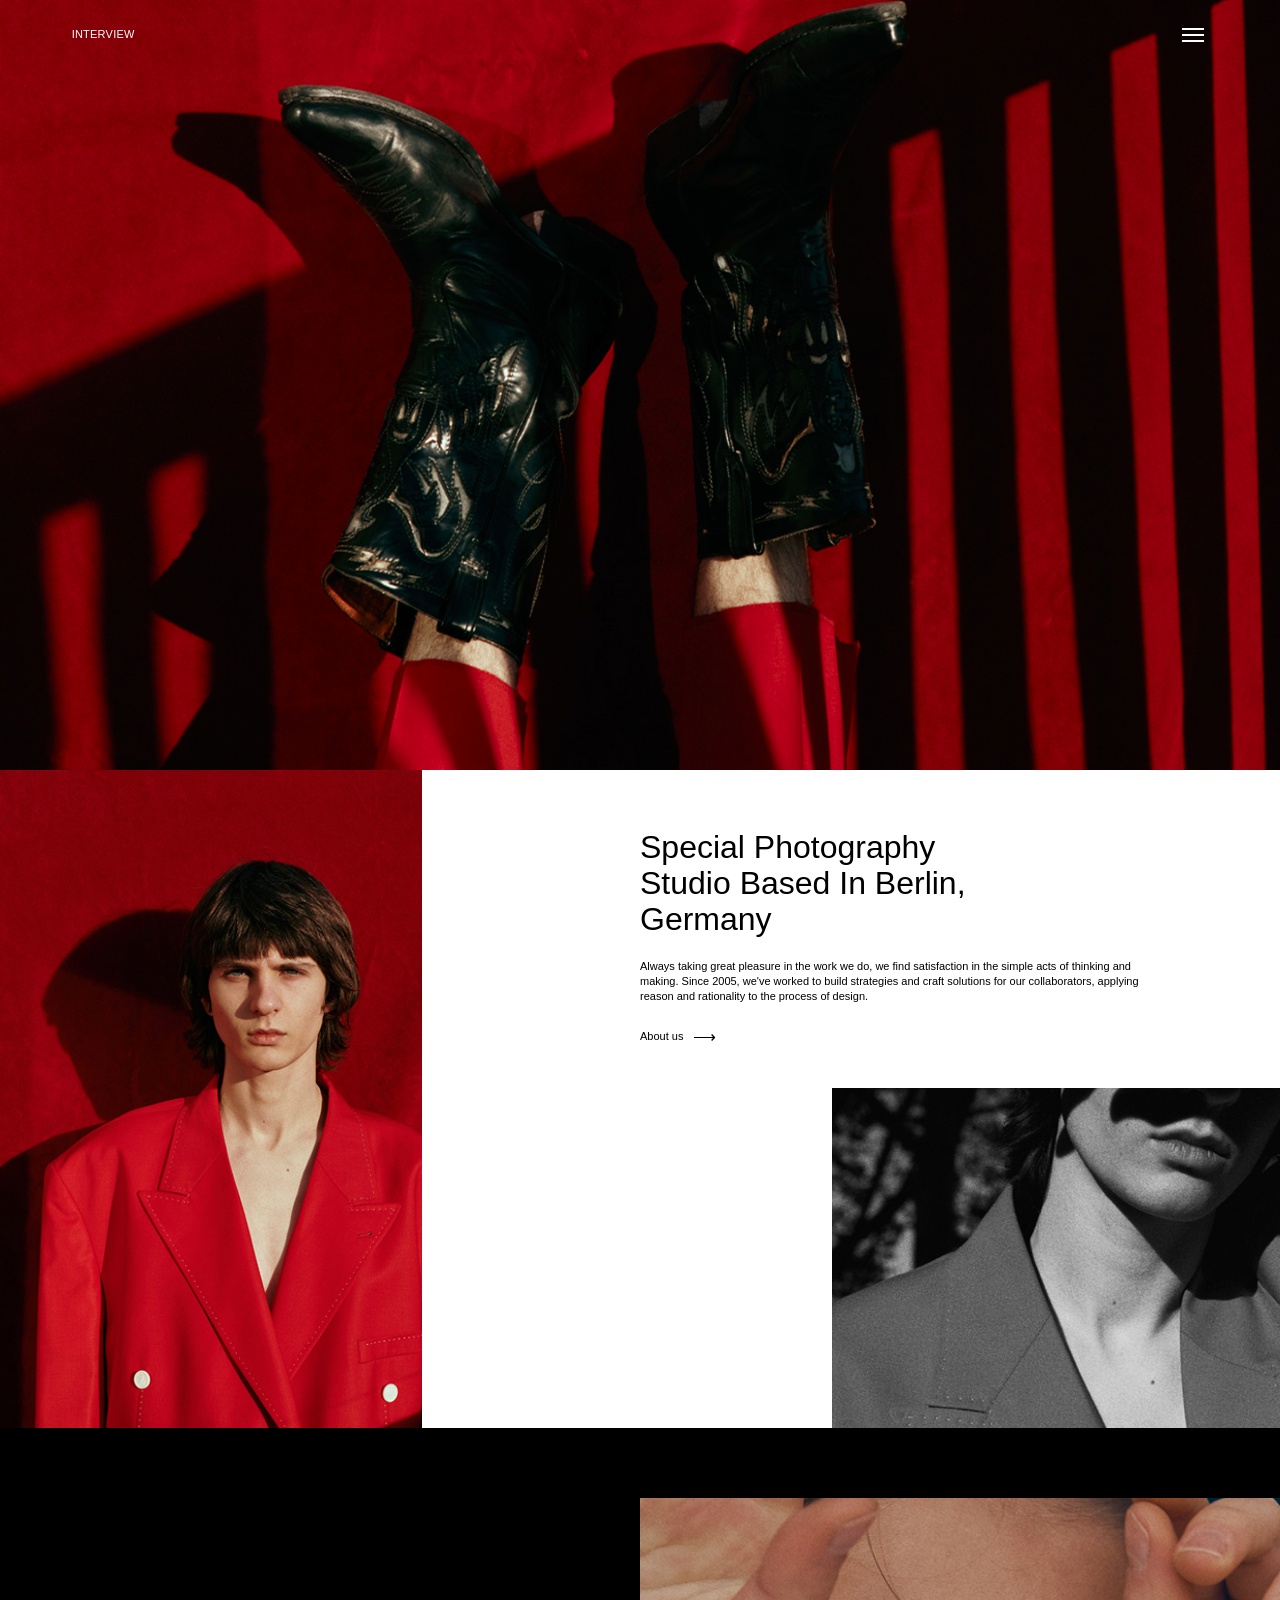
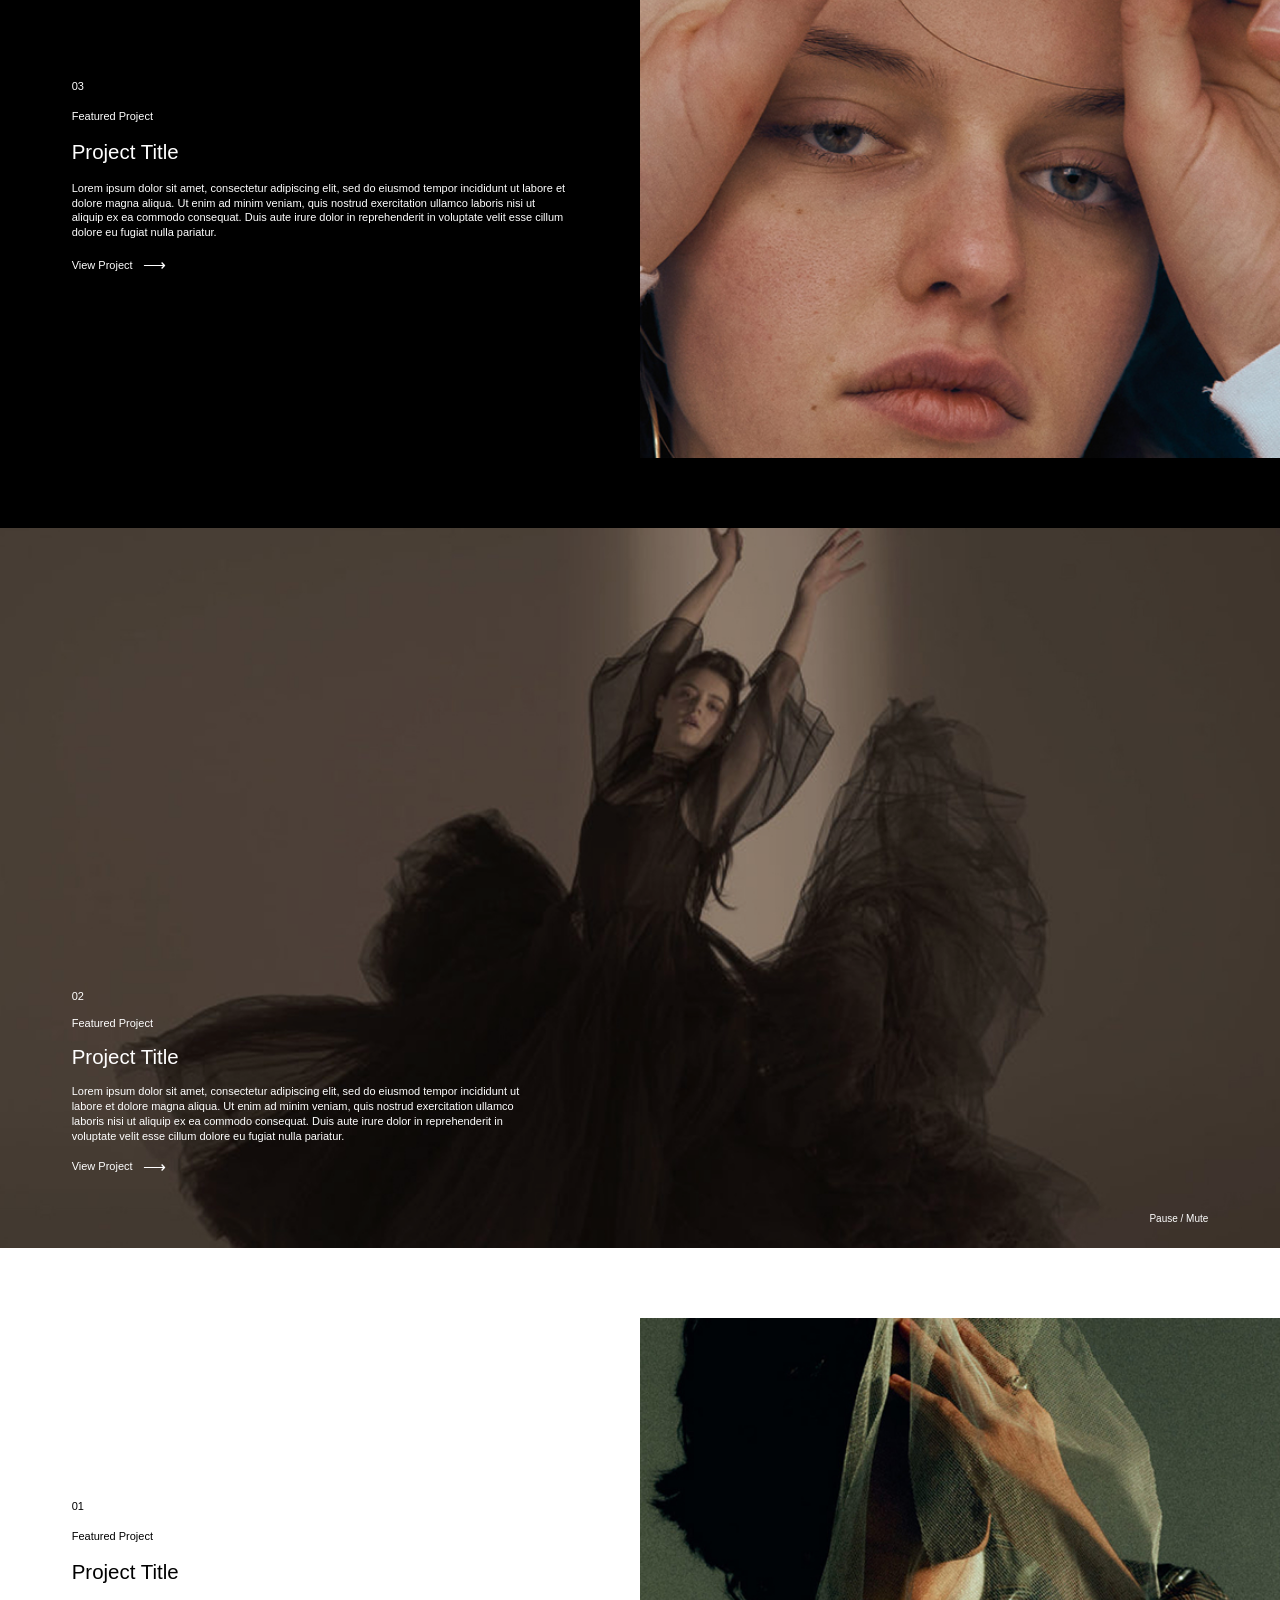
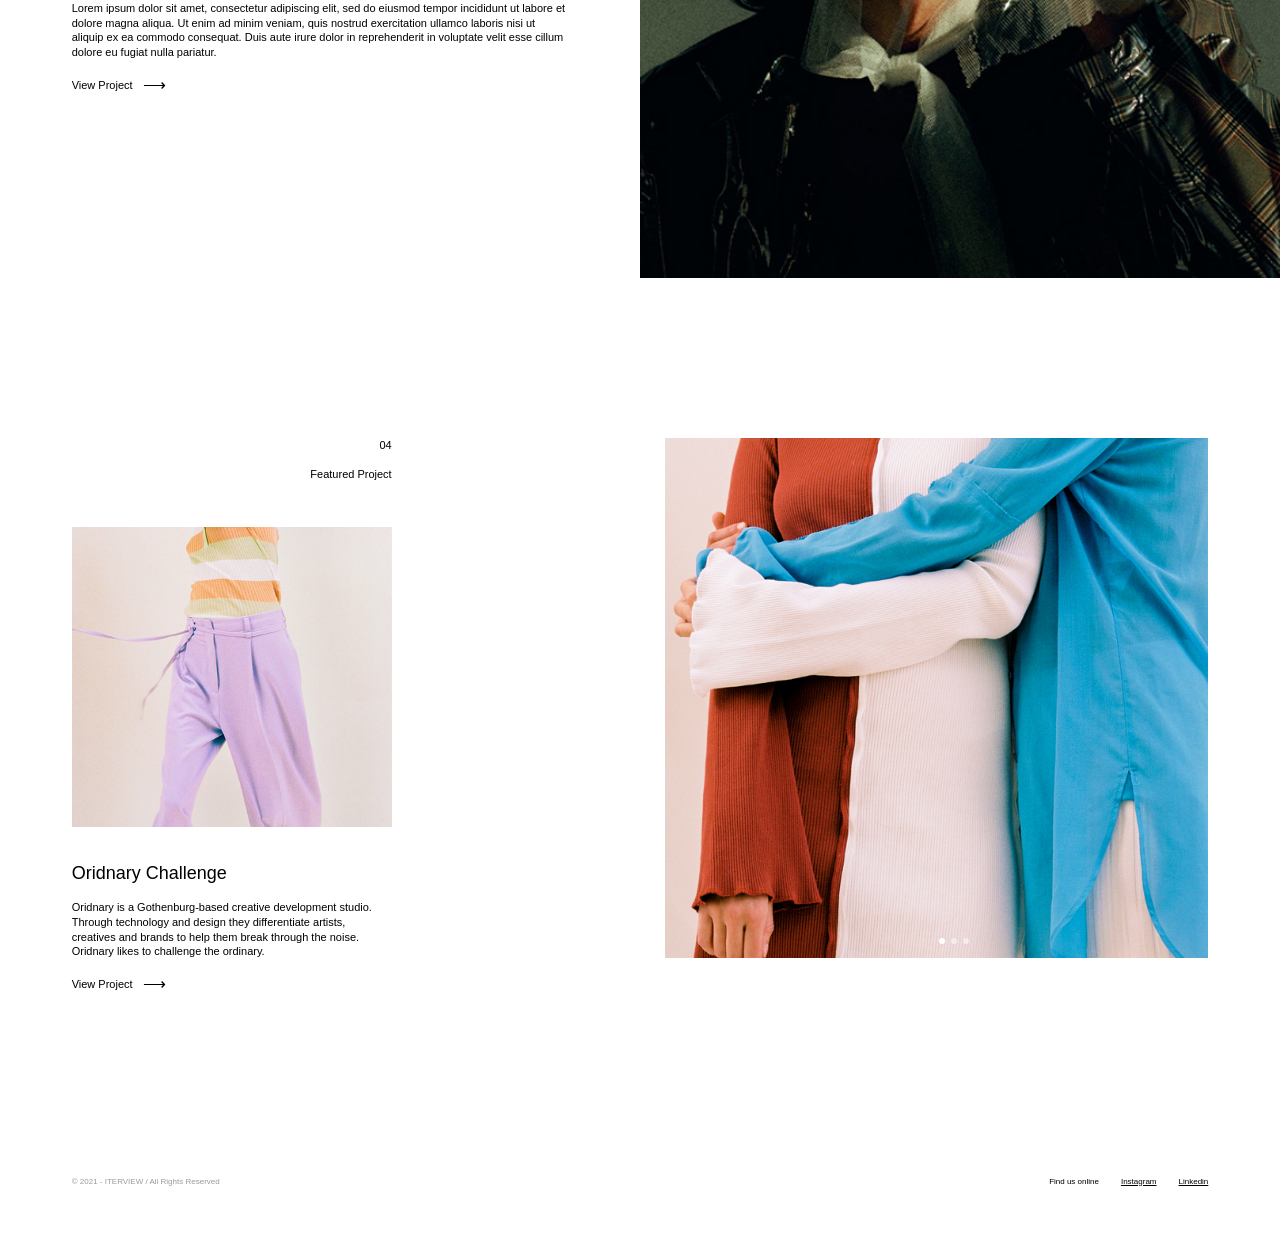
<file: index.html>
<!DOCTYPE html>
<html lang="en">
<head>
  <meta charset="UTF-8">
  <meta name="viewport" content="width=device-width, initial-scale=1">
  <title>Interview - Photography Studio</title>
  <link rel="stylesheet" href="style.css">
</head>
<body>

  <!-- ===== Menu overlay ===== -->
  <nav class="menu" id="menu" aria-hidden="true">
    <button class="menu__close" id="menuClose" aria-label="Close menu">&times;</button>
    <ul>
      <li><a href="index.html">Home</a></li>
      <li><a href="projects.html">Projects</a></li>
      <li><a href="about.html">About</a></li>
      <li><a href="contact.html#clients">Clients</a></li>
      <li><a href="contact.html">Contact</a></li>
    </ul>
  </nav>

  <!-- ===== Hero ===== -->
  <header class="hero">
    <div class="topbar">
      <a href="#" class="logo">INTERVIEW</a>
      <button class="burger" id="menuOpen" aria-label="Open menu">
        <span></span><span></span><span></span>
      </button>
    </div>
    <img class="hero__img" src="images/hero.jpg" alt="Black cowboy boots on a red background">
  </header>

  <main>

    <!-- ===== Intro ===== -->
    <section class="intro" id="about">
      <div class="intro__photo intro__photo--left">
        <img src="images/intro-1.jpg" alt="Model in a red blazer">
      </div>
      <div class="intro__text">
        <h1>Special Photography<br>Studio Based In Berlin,<br>Germany</h1>
        <p>Always taking great pleasure in the work we do, we find satisfaction in the simple acts of thinking and making. Since 2005, we've worked to build strategies and craft solutions for our collaborators, applying reason and rationality to the process of design.</p>
        <a class="link-arrow" href="about.html">About us <span>&#10230;</span></a>
      </div>
      <div class="intro__photo intro__photo--right">
        <img src="images/intro-2.jpg" alt="Black and white portrait">
      </div>
    </section>

    <!-- ===== Featured projects ===== -->
    <section id="projects">

      <!-- 03 — black -->
      <article class="featured featured--dark">
        <div class="featured__info">
          <span class="num">03</span>
          <span class="label">Featured Project</span>
          <h2>Project Title</h2>
          <p>Lorem ipsum dolor sit amet, consectetur adipiscing elit, sed do eiusmod tempor incididunt ut labore et dolore magna aliqua. Ut enim ad minim veniam, quis nostrud exercitation ullamco laboris nisi ut aliquip ex ea commodo consequat. Duis aute irure dolor in reprehenderit in voluptate velit esse cillum dolore eu fugiat nulla pariatur.</p>
          <a class="link-arrow" href="projects.html">View Project <span>&#10230;</span></a>
        </div>
        <img src="images/project-03.jpg" alt="Portrait with hands on face">
      </article>

      <!-- 02 — full width video-style -->
      <article class="featured-full">
        <img src="images/project-02.jpg" alt="Dancer in a dark dress">
        <div class="featured-full__info">
          <span class="num">02</span>
          <span class="label">Featured Project</span>
          <h2>Project Title</h2>
          <p>Lorem ipsum dolor sit amet, consectetur adipiscing elit, sed do eiusmod tempor incididunt ut labore et dolore magna aliqua. Ut enim ad minim veniam, quis nostrud exercitation ullamco laboris nisi ut aliquip ex ea commodo consequat. Duis aute irure dolor in reprehenderit in voluptate velit esse cillum dolore eu fugiat nulla pariatur.</p>
          <a class="link-arrow" href="projects.html">View Project <span>&#10230;</span></a>
        </div>
        <button class="pause" type="button">Pause / Mute</button>
      </article>

      <!-- 01 — white -->
      <article class="featured featured--light featured--reverse">
        <div class="featured__info">
          <span class="num">01</span>
          <span class="label">Featured Project</span>
          <h2>Project Title</h2>
          <p>Lorem ipsum dolor sit amet, consectetur adipiscing elit, sed do eiusmod tempor incididunt ut labore et dolore magna aliqua. Ut enim ad minim veniam, quis nostrud exercitation ullamco laboris nisi ut aliquip ex ea commodo consequat. Duis aute irure dolor in reprehenderit in voluptate velit esse cillum dolore eu fugiat nulla pariatur.</p>
          <a class="link-arrow" href="projects.html">View Project <span>&#10230;</span></a>
        </div>
        <img src="images/project-01.jpg" alt="Model with a veil">
      </article>

      <!-- 04 — two images + carousel dots -->
      <article class="featured-duo">
        <div class="featured-duo__left">
          <span class="num">04</span>
          <span class="label">Featured Project</span>
          <img src="images/project-04a.jpg" alt="Model in lilac trousers">
          <h2>Oridnary Challenge</h2>
          <p>Oridnary is a Gothenburg-based creative development studio. Through technology and design they differentiate artists, creatives and brands to help them break through the noise. Oridnary likes to challenge the ordinary.</p>
          <a class="link-arrow" href="projects.html">View Project <span>&#10230;</span></a>
        </div>
        <div class="featured-duo__right">
          <img src="images/project-04b.jpg" alt="Couple in a blue and white coat">
          <div class="dots" aria-hidden="true"><i class="on"></i><i></i><i></i></div>
        </div>
      </article>
    </section>
  </main>

  <!-- ===== Footer ===== -->
  <footer class="footer">
    <span class="footer__copy">© 2021 - ITERVIEW / All Rights Reserved</span>
    <div class="footer__links">
      <span>Find us online</span>
      <a href="#">Instagram</a>
      <a href="#">Linkedin</a>
    </div>
  </footer>

  <script src="script.js"></script>
</body>
</html>
</file>
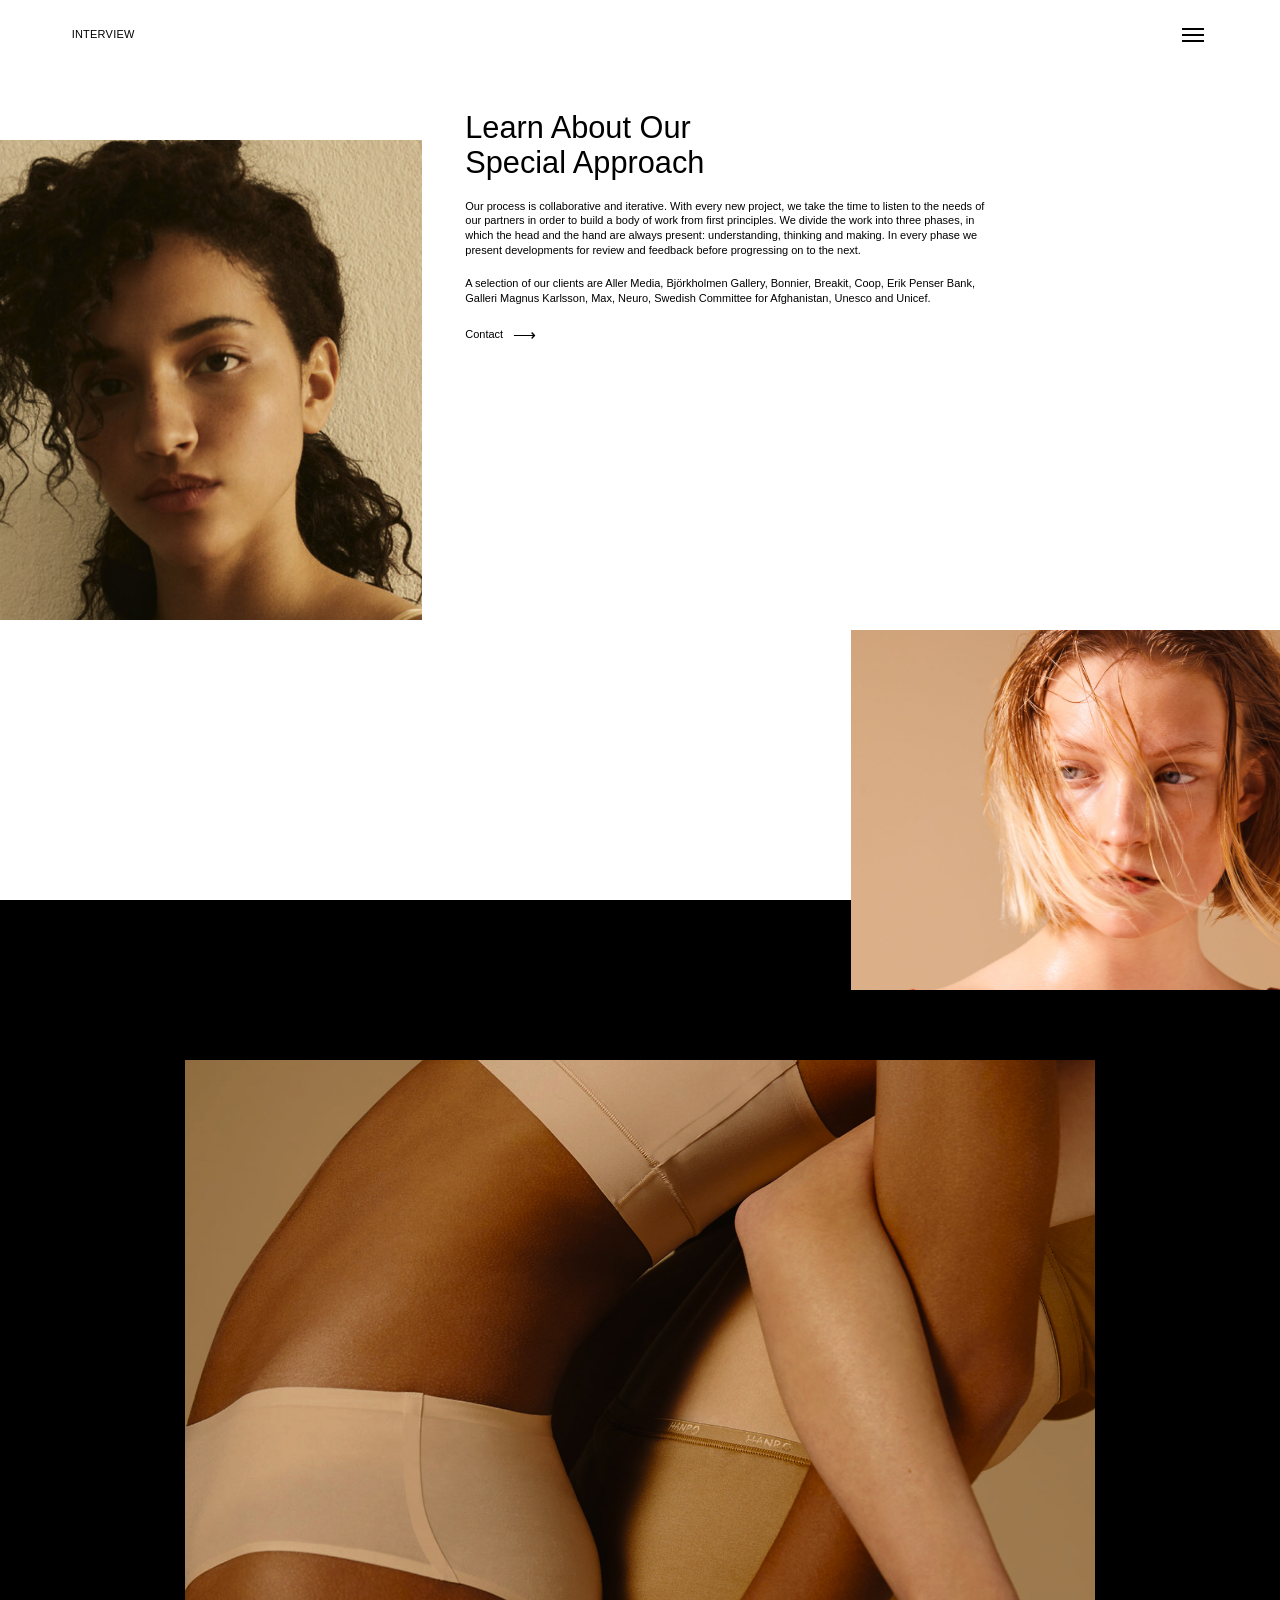
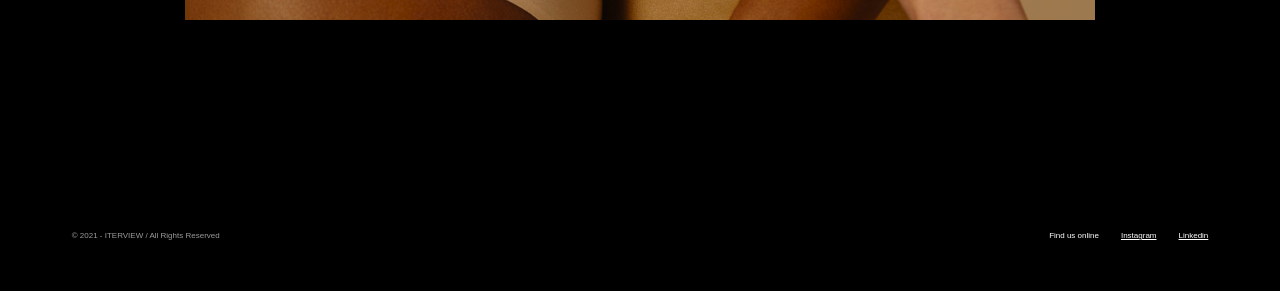
<file: about.html>
<!DOCTYPE html>
<html lang="en">
<head>
  <meta charset="UTF-8">
  <meta name="viewport" content="width=device-width, initial-scale=1">
  <title>About - Interview</title>
  <link rel="stylesheet" href="style.css">
</head>
<body>

  <nav class="menu" id="menu" aria-hidden="true">
    <button class="menu__close" id="menuClose" aria-label="Close menu">&times;</button>
    <ul>
      <li><a href="index.html">Home</a></li>
      <li><a href="projects.html">Projects</a></li>
      <li><a href="about.html">About</a></li>
      <li><a href="contact.html#clients">Clients</a></li>
      <li><a href="contact.html">Contact</a></li>
    </ul>
  </nav>

  <div class="topbar topbar--dark">
    <a href="index.html" class="logo">INTERVIEW</a>
    <button class="burger" id="menuOpen" aria-label="Open menu"><span></span><span></span><span></span></button>
  </div>

  <main class="about">

    <section class="about__top">
      <div class="about__photo about__photo--left">
        <img src="images/about-1.jpg" alt="Woman in a pink satin top">
      </div>
      <div class="about__text">
        <h1>Learn About Our<br>Special Approach</h1>
        <p>Our process is collaborative and iterative. With every new project, we take the time to listen to the needs of our partners in order to build a body of work from first principles. We divide the work into three phases, in which the head and the hand are always present: understanding, thinking and making. In every phase we present developments for review and feedback before progressing on to the next.</p>
        <p>A selection of our clients are Aller Media, Björkholmen Gallery, Bonnier, Breakit, Coop, Erik Penser Bank, Galleri Magnus Karlsson, Max, Neuro, Swedish Committee for Afghanistan, Unesco and Unicef.</p>
        <a class="link-arrow" href="contact.html">Contact <span>&#10230;</span></a>
      </div>
      <div class="about__photo about__photo--right">
        <img src="images/about-2.jpg" alt="Close-up of a shoulder and neck">
      </div>
    </section>

    <section class="about__dark">
      <img src="images/services.jpg" alt="Two models in beige underwear">
    </section>

  </main>

  <footer class="footer footer--dark">
    <span class="footer__copy">© 2021 - ITERVIEW / All Rights Reserved</span>
    <div class="footer__links">
      <span>Find us online</span>
      <a href="#">Instagram</a>
      <a href="#">Linkedin</a>
    </div>
  </footer>

  <script src="script.js"></script>
</body>
</html>
</file>
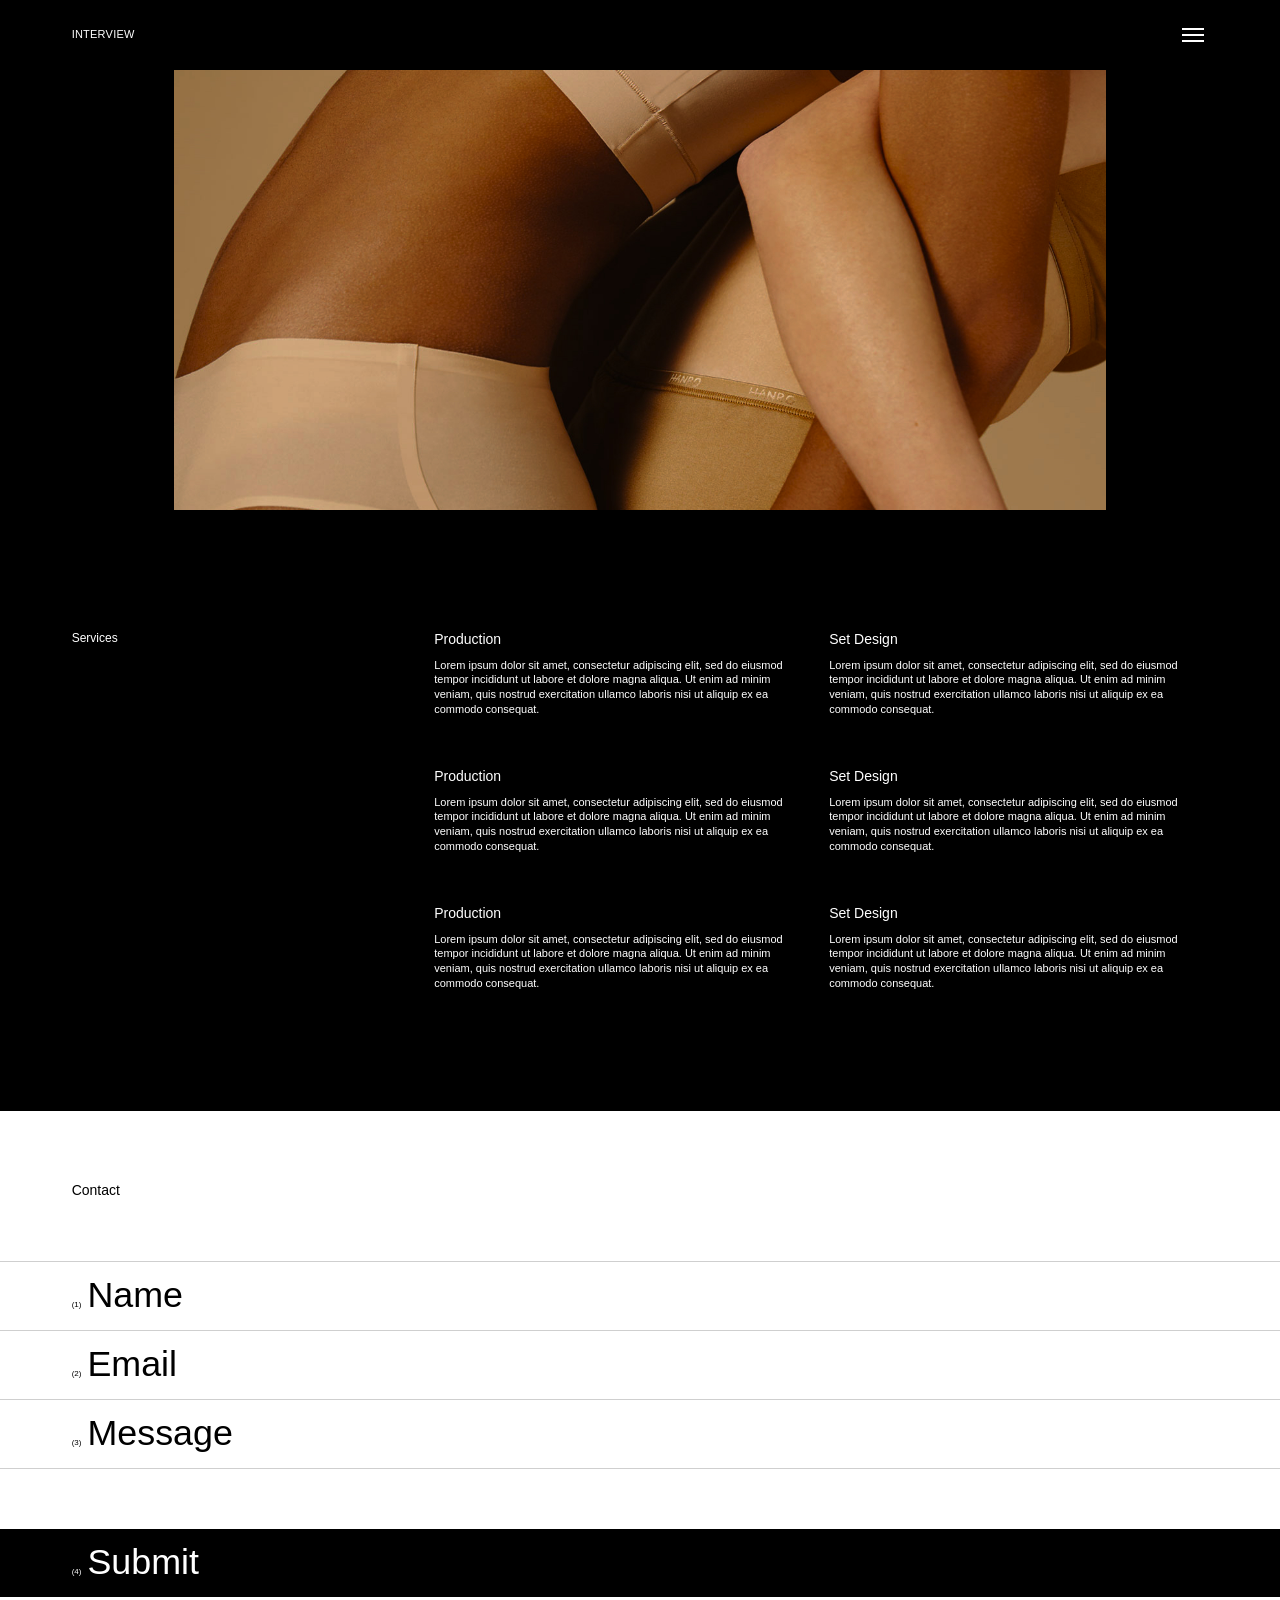
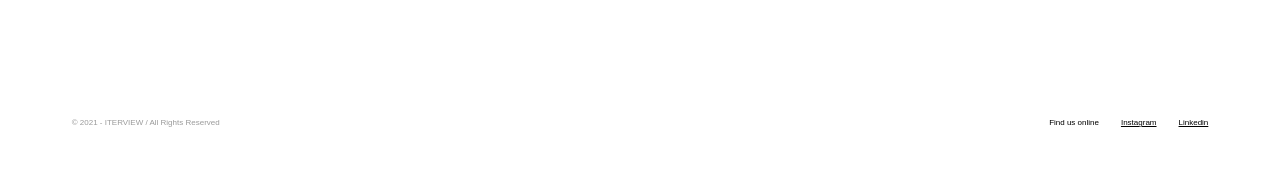
<file: contact.html>
<!DOCTYPE html>
<html lang="en">
<head>
  <meta charset="UTF-8">
  <meta name="viewport" content="width=device-width, initial-scale=1">
  <title>Contact - Interview</title>
  <link rel="stylesheet" href="style.css">
</head>
<body>

  <nav class="menu" id="menu" aria-hidden="true">
    <button class="menu__close" id="menuClose" aria-label="Close menu">&times;</button>
    <ul>
      <li><a href="index.html">Home</a></li>
      <li><a href="projects.html">Projects</a></li>
      <li><a href="about.html">About</a></li>
      <li><a href="contact.html#clients">Clients</a></li>
      <li><a href="contact.html">Contact</a></li>
    </ul>
  </nav>

  <div class="topbar topbar--fixed">
    <a href="index.html" class="logo">INTERVIEW</a>
    <button class="burger" id="menuOpen" aria-label="Open menu"><span></span><span></span><span></span></button>
  </div>

  <main>

    <!-- Services (black) -->
    <section class="services" id="clients">
      <img class="services__img" src="images/services.jpg" alt="Two models in beige underwear">
      <div class="services__grid">
        <h3 class="services__title">Services</h3>
        <div class="services__list">
          <div><h4>Production</h4><p>Lorem ipsum dolor sit amet, consectetur adipiscing elit, sed do eiusmod tempor incididunt ut labore et dolore magna aliqua. Ut enim ad minim veniam, quis nostrud exercitation ullamco laboris nisi ut aliquip ex ea commodo consequat.</p></div>
          <div><h4>Set Design</h4><p>Lorem ipsum dolor sit amet, consectetur adipiscing elit, sed do eiusmod tempor incididunt ut labore et dolore magna aliqua. Ut enim ad minim veniam, quis nostrud exercitation ullamco laboris nisi ut aliquip ex ea commodo consequat.</p></div>
          <div><h4>Production</h4><p>Lorem ipsum dolor sit amet, consectetur adipiscing elit, sed do eiusmod tempor incididunt ut labore et dolore magna aliqua. Ut enim ad minim veniam, quis nostrud exercitation ullamco laboris nisi ut aliquip ex ea commodo consequat.</p></div>
          <div><h4>Set Design</h4><p>Lorem ipsum dolor sit amet, consectetur adipiscing elit, sed do eiusmod tempor incididunt ut labore et dolore magna aliqua. Ut enim ad minim veniam, quis nostrud exercitation ullamco laboris nisi ut aliquip ex ea commodo consequat.</p></div>
          <div><h4>Production</h4><p>Lorem ipsum dolor sit amet, consectetur adipiscing elit, sed do eiusmod tempor incididunt ut labore et dolore magna aliqua. Ut enim ad minim veniam, quis nostrud exercitation ullamco laboris nisi ut aliquip ex ea commodo consequat.</p></div>
          <div><h4>Set Design</h4><p>Lorem ipsum dolor sit amet, consectetur adipiscing elit, sed do eiusmod tempor incididunt ut labore et dolore magna aliqua. Ut enim ad minim veniam, quis nostrud exercitation ullamco laboris nisi ut aliquip ex ea commodo consequat.</p></div>
        </div>
      </div>
    </section>

    <!-- Contact form -->
    <section class="contact" id="contact">
      <h3 class="contact__title">Contact</h3>
      <form class="form" id="contactForm" novalidate>
        <label class="field"><sup>(1)</sup><input type="text" name="name" placeholder="Name" required></label>
        <label class="field"><sup>(2)</sup><input type="email" name="email" placeholder="Email" required></label>
        <label class="field"><sup>(3)</sup><input type="text" name="message" placeholder="Message" required></label>
        <button class="submit" type="submit"><sup>(4)</sup>Submit</button>
        <p class="form__status" id="formStatus" role="status"></p>
      </form>
    </section>
  </main>

  <footer class="footer">
    <span class="footer__copy">© 2021 - ITERVIEW / All Rights Reserved</span>
    <div class="footer__links">
      <span>Find us online</span>
      <a href="#">Instagram</a>
      <a href="#">Linkedin</a>
    </div>
  </footer>

  <script src="script.js"></script>
</body>
</html>
</file>
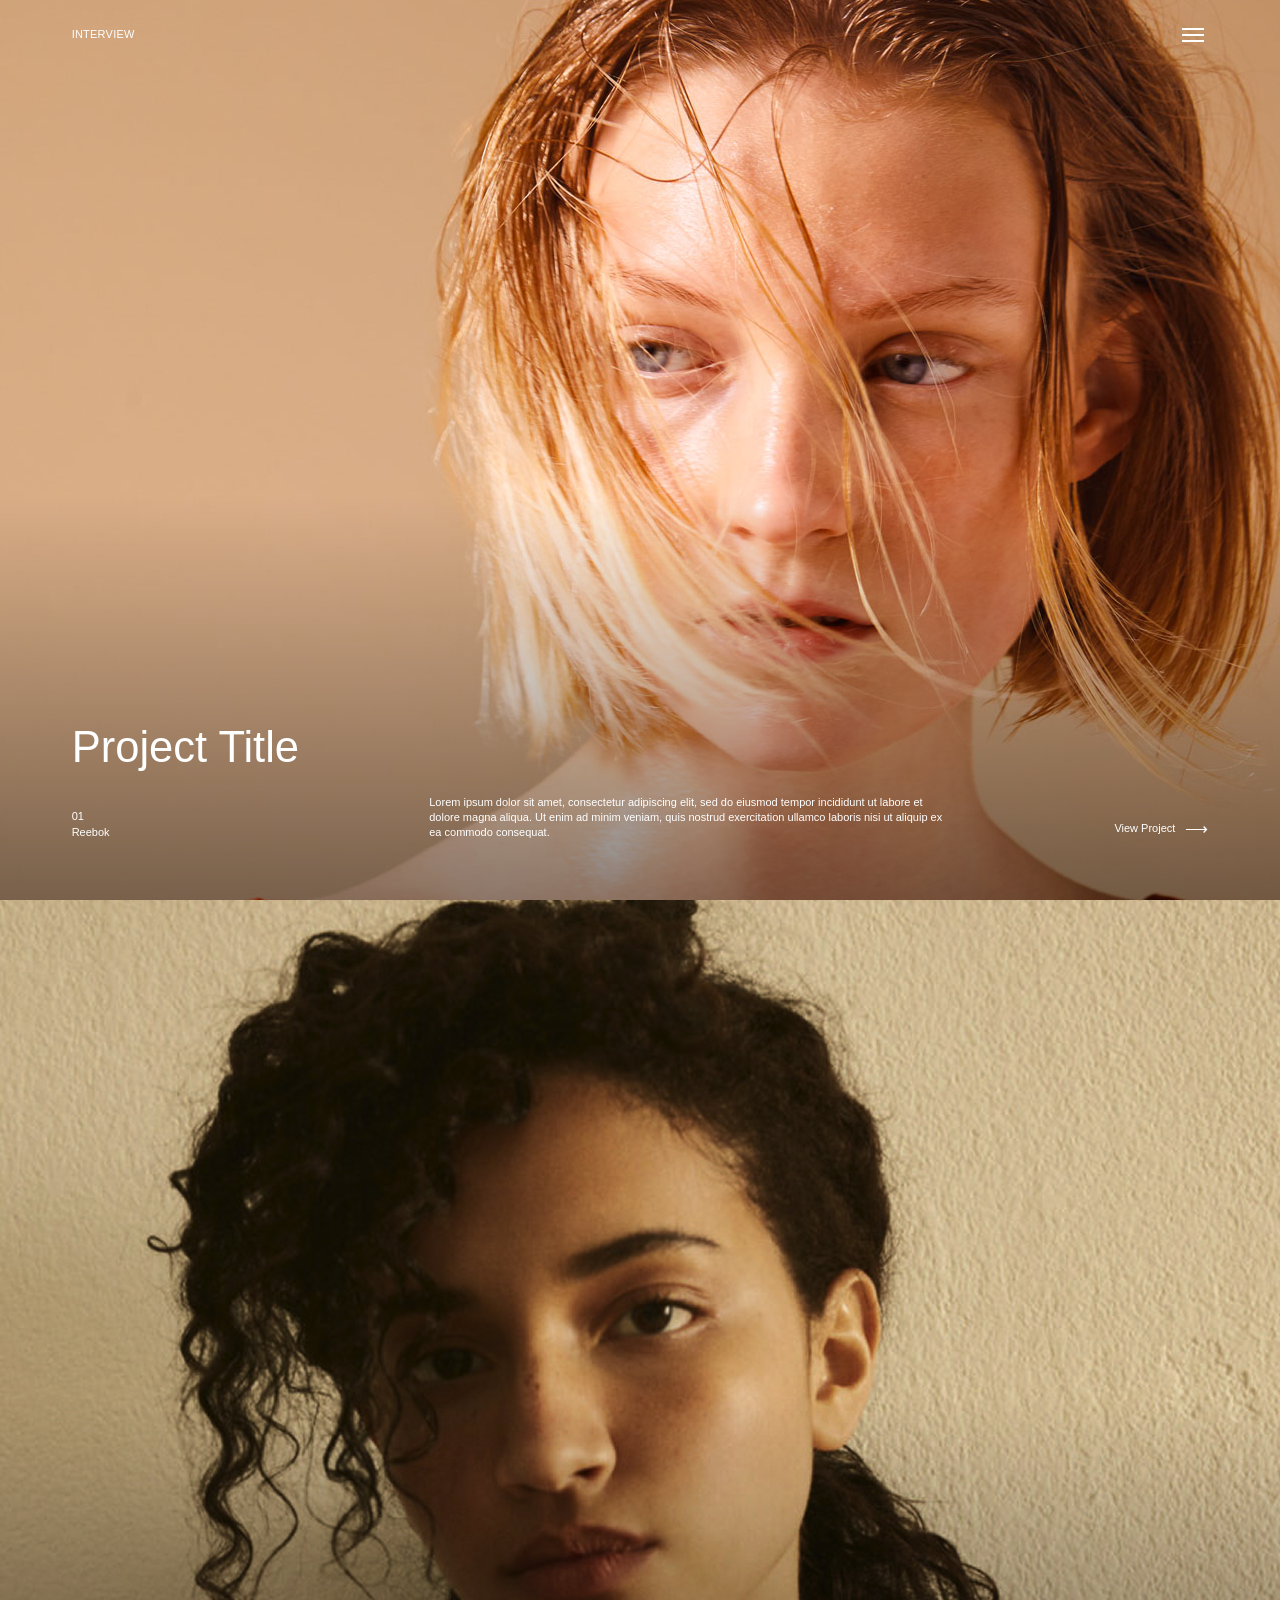
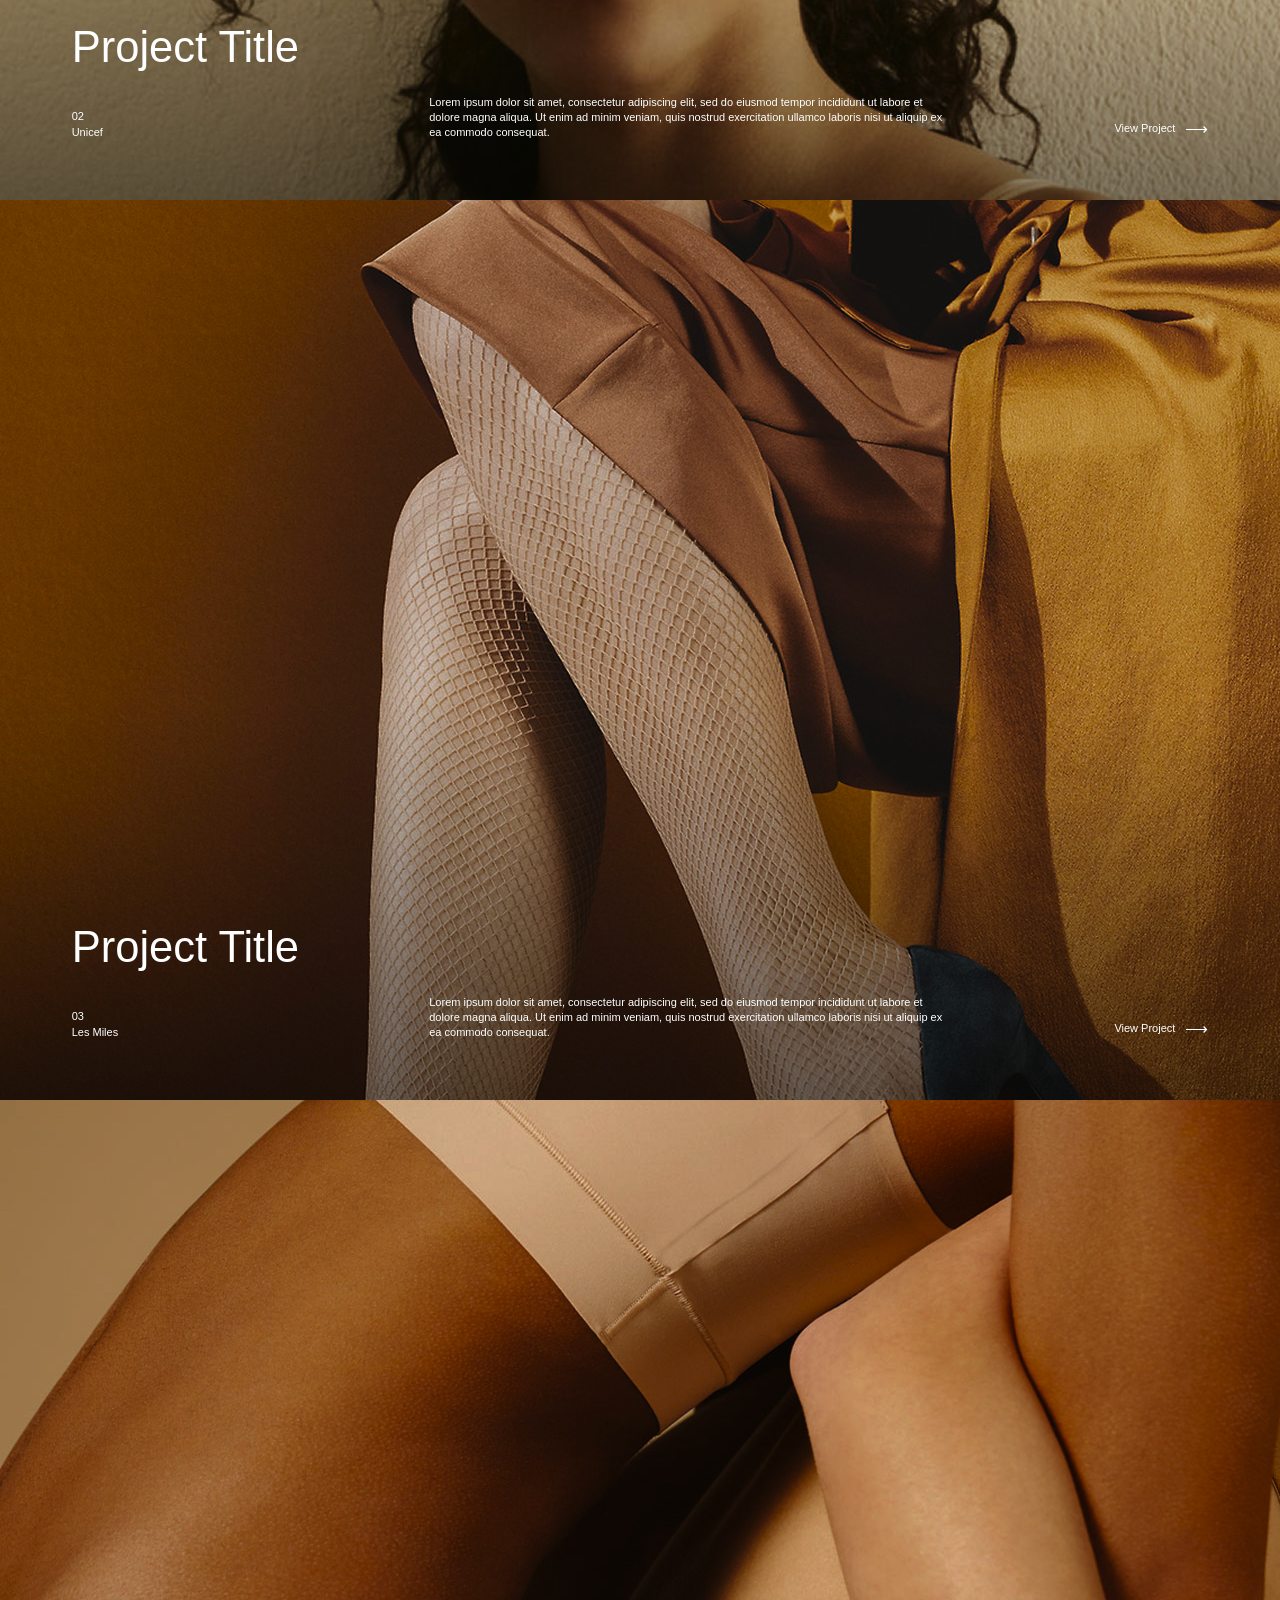
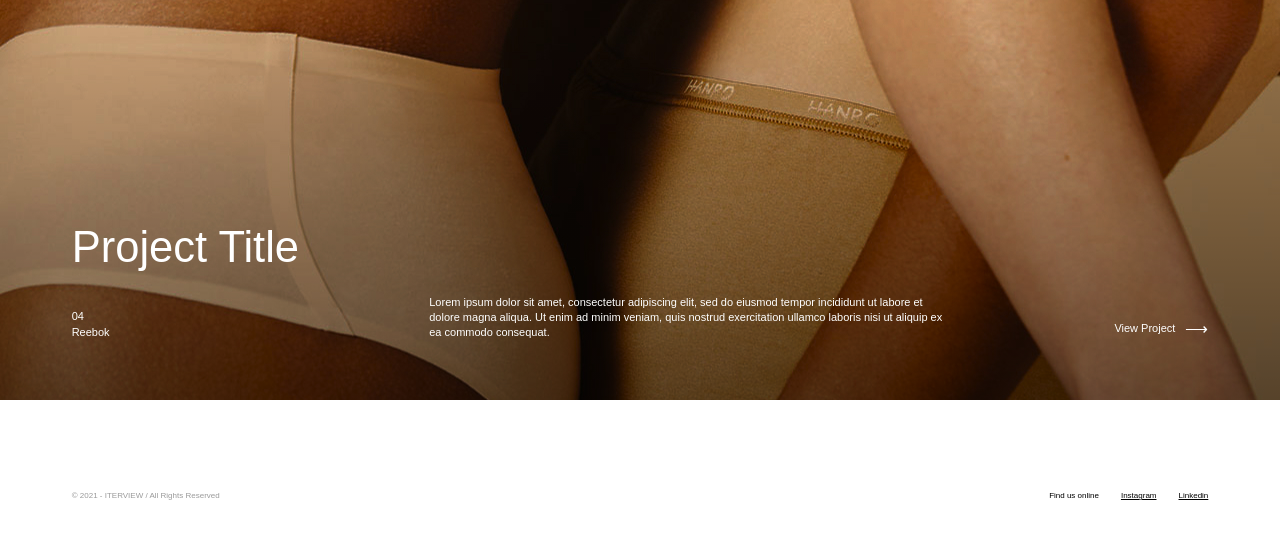
<file: projects.html>
<!DOCTYPE html>
<html lang="en">
<head>
  <meta charset="UTF-8">
  <meta name="viewport" content="width=device-width, initial-scale=1">
  <title>Projects - Interview</title>
  <link rel="stylesheet" href="style.css">
</head>
<body>

  <nav class="menu" id="menu" aria-hidden="true">
    <button class="menu__close" id="menuClose" aria-label="Close menu">&times;</button>
    <ul>
      <li><a href="index.html">Home</a></li>
      <li><a href="projects.html">Projects</a></li>
      <li><a href="about.html">About</a></li>
      <li><a href="contact.html#clients">Clients</a></li>
      <li><a href="contact.html">Contact</a></li>
    </ul>
  </nav>

  <div class="topbar topbar--fixed">
    <a href="index.html" class="logo">INTERVIEW</a>
    <button class="burger" id="menuOpen" aria-label="Open menu"><span></span><span></span><span></span></button>
  </div>

  <main class="projects-page">

    <article class="proj">
      <img src="images/projects-01.jpg" alt="Portrait with wet hair on a beige background">
      <div class="proj__meta">
        <h2>Project Title</h2>
        <div class="proj__row">
          <div class="proj__id"><span>01</span><span>Reebok</span></div>
          <p>Lorem ipsum dolor sit amet, consectetur adipiscing elit, sed do eiusmod tempor incididunt ut labore et dolore magna aliqua. Ut enim ad minim veniam, quis nostrud exercitation ullamco laboris nisi ut aliquip ex ea commodo consequat.</p>
          <a class="link-arrow" href="#">View Project <span>&#10230;</span></a>
        </div>
      </div>
    </article>

    <article class="proj">
      <img src="images/projects-02.jpg" alt="Portrait of a woman with curly hair">
      <div class="proj__meta">
        <h2>Project Title</h2>
        <div class="proj__row">
          <div class="proj__id"><span>02</span><span>Unicef</span></div>
          <p>Lorem ipsum dolor sit amet, consectetur adipiscing elit, sed do eiusmod tempor incididunt ut labore et dolore magna aliqua. Ut enim ad minim veniam, quis nostrud exercitation ullamco laboris nisi ut aliquip ex ea commodo consequat.</p>
          <a class="link-arrow" href="#">View Project <span>&#10230;</span></a>
        </div>
      </div>
    </article>

    <article class="proj">
      <img src="images/projects-03.jpg" alt="Legs in fishnet tights and a golden dress">
      <div class="proj__meta">
        <h2>Project Title</h2>
        <div class="proj__row">
          <div class="proj__id"><span>03</span><span>Les Miles</span></div>
          <p>Lorem ipsum dolor sit amet, consectetur adipiscing elit, sed do eiusmod tempor incididunt ut labore et dolore magna aliqua. Ut enim ad minim veniam, quis nostrud exercitation ullamco laboris nisi ut aliquip ex ea commodo consequat.</p>
          <a class="link-arrow" href="#">View Project <span>&#10230;</span></a>
        </div>
      </div>
    </article>

    <article class="proj">
      <img src="images/projects-04.jpg" alt="Two models in beige underwear">
      <div class="proj__meta">
        <h2>Project Title</h2>
        <div class="proj__row">
          <div class="proj__id"><span>04</span><span>Reebok</span></div>
          <p>Lorem ipsum dolor sit amet, consectetur adipiscing elit, sed do eiusmod tempor incididunt ut labore et dolore magna aliqua. Ut enim ad minim veniam, quis nostrud exercitation ullamco laboris nisi ut aliquip ex ea commodo consequat.</p>
          <a class="link-arrow" href="#">View Project <span>&#10230;</span></a>
        </div>
      </div>
    </article>

  </main>

  <footer class="footer">
    <span class="footer__copy">© 2021 - ITERVIEW / All Rights Reserved</span>
    <div class="footer__links">
      <span>Find us online</span>
      <a href="#">Instagram</a>
      <a href="#">Linkedin</a>
    </div>
  </footer>

  <script src="script.js"></script>
</body>
</html>
</file>
<file: style.css>
:root {
  --black: #000;
  --white: #fff;
  --grey: #9a9a9a;
  --pad: clamp(20px, 5.6vw, 80px);
  --font: "Helvetica Neue", Helvetica, Arial, sans-serif;
}

* { box-sizing: border-box; margin: 0; padding: 0; }
html { scroll-behavior: smooth; }
body {
  font-family: var(--font);
  color: var(--black);
  background: var(--white);
  line-height: 1.4;
  -webkit-font-smoothing: antialiased;
}
img { display: block; width: 100%; height: 100%; object-fit: cover; background: #d9c4b0; }
a { color: inherit; }
ul { list-style: none; }

p { font-size: 11px; line-height: 1.35; }
.num, .label { font-size: 11px; display: block; }
.link-arrow { font-size: 11px; text-decoration: none; display: inline-flex; gap: 10px; align-items: center; }
.link-arrow span { font-size: 16px; }

/* ===== Menu overlay ===== */
.menu {
  position: fixed; inset: 0; z-index: 100;
  background: var(--black); color: var(--white);
  display: flex; align-items: center; justify-content: center;
  transform: translateY(-100%); transition: transform .4s ease;
}
.menu.open { transform: none; }
.menu ul { text-align: center; }
.menu a { display: block; font-size: clamp(36px, 7vw, 96px); text-decoration: none; padding: 8px 0; }
.menu a:hover { opacity: .6; }
.menu__close {
  position: absolute; top: 24px; right: var(--pad);
  background: none; border: 0; color: inherit; font-size: 40px; cursor: pointer;
}

/* ===== Hero ===== */
.hero { position: relative; height: min(100vh, 770px); min-height: 420px; }
.topbar {
  position: absolute; top: 0; left: 0; right: 0; z-index: 5;
  display: flex; justify-content: space-between; align-items: center;
  padding: 24px var(--pad); color: var(--white);
}
.logo { font-size: 11px; font-weight: 500; text-decoration: none; letter-spacing: .02em; }
.burger { background: none; border: 0; cursor: pointer; display: grid; gap: 4px; padding: 4px; }
.burger span { display: block; width: 22px; height: 2px; background: var(--white); }

/* ===== Intro ===== */
.intro {
  display: grid;
  grid-template-columns: 1fr 1fr;
  grid-template-areas:
    "photo text"
    "photo right";
  position: relative;
  padding-bottom: 0;
}
.intro__photo--left { grid-area: photo; width: 66%; height: 100%; min-height: 540px; }
.intro__text {
  grid-area: text;
  padding: 60px var(--pad) 40px 0;
  max-width: 640px;
}
.intro__text h1 { font-size: clamp(22px, 2.5vw, 36px); font-weight: 500; line-height: 1.12; margin-bottom: 22px; }
.intro__text p { max-width: 500px; margin-bottom: 20px; }
.intro__photo--right { grid-area: right; justify-self: end; width: 70%; height: 340px; align-self: end; }

/* ===== Featured (03 and 01) ===== */
.featured {
  display: grid; grid-template-columns: 1fr 1fr; align-items: center;
  gap: 0; padding: 70px 0;
}
.featured--dark { background: var(--black); color: var(--white); }
.featured--light { background: var(--white); color: var(--black); }
.featured__info { padding: 0 var(--pad); max-width: 640px; justify-self: end; display: grid; gap: 14px; }
.featured__info h2 { font-size: clamp(18px, 1.6vw, 24px); font-weight: 500; }
.featured > img { height: 560px; }
.featured--reverse .featured__info { grid-column: 1; }

/* ===== Featured full (02) ===== */
.featured-full { position: relative; height: 720px; color: var(--white); background: #2b2118; }
.featured-full > img { position: absolute; inset: 0; opacity: .85; }
.featured-full__info {
  position: absolute; left: var(--pad); bottom: 70px;
  max-width: 460px; display: grid; gap: 12px;
}
.featured-full__info h2 { font-size: clamp(18px, 1.6vw, 24px); font-weight: 500; }
.pause {
  position: absolute; right: var(--pad); bottom: 24px;
  background: none; border: 0; color: inherit; font-size: 10px; cursor: pointer;
}

/* ===== Featured duo (04) ===== */
.featured-duo {
  display: grid; grid-template-columns: 1fr 1.3fr; gap: 0;
  padding: 90px 0 90px var(--pad); align-items: start;
}
.featured-duo__left { display: grid; gap: 14px; max-width: 320px; }
.featured-duo__left .num { text-align: right; }
.featured-duo__left .label { text-align: right; }
.featured-duo__left img { height: 300px; margin: 30px 0 20px; }
.featured-duo__left h2 { font-size: 18px; font-weight: 500; }
.featured-duo__right { position: relative; padding: 0 var(--pad) 0 10%; height: 520px; }
.dots { position: absolute; left: 50%; bottom: 14px; display: flex; gap: 6px; }
.dots i { width: 6px; height: 6px; border-radius: 50%; background: rgba(255,255,255,.5); }
.dots i.on { background: var(--white); }

/* ===== Services ===== */
.services { background: var(--black); color: var(--white); padding: 70px var(--pad) 120px; }
.services__img { height: 440px; width: 82%; margin: 0 auto 120px; }
.services__grid { display: grid; grid-template-columns: 1fr 2.4fr; gap: 40px; }
.services__title { font-size: 12px; font-weight: 400; }
.services__list { display: grid; grid-template-columns: 1fr 1fr; gap: 50px 30px; max-width: 760px; }
.services__list h4 { font-size: 14px; font-weight: 500; margin-bottom: 8px; }

/* ===== Contact ===== */
.contact { padding: 70px var(--pad) 0; }
.contact__title { font-size: 14px; font-weight: 400; padding-left: 0; margin-bottom: 60px; }
.form { margin: 0 calc(var(--pad) * -1); }
.field {
  display: flex; align-items: baseline; gap: 6px;
  padding: 0 var(--pad);
  border-top: 1px solid #cfcfcf;
}
.field sup { font-size: 8px; }
.field input {
  flex: 1; border: 0; outline: 0; background: none;
  font: inherit; font-size: clamp(26px, 2.8vw, 40px);
  padding: 8px 0 10px;
}
.field input::placeholder { color: var(--black); opacity: 1; }
.field:last-of-type { border-bottom: 1px solid #cfcfcf; }
.submit {
  display: flex; align-items: baseline; gap: 6px; width: 100%;
  margin-top: 60px; padding: 8px var(--pad) 10px;
  background: var(--black); color: var(--white); border: 0; cursor: pointer;
  font: inherit; font-size: clamp(26px, 2.8vw, 40px); text-align: left;
}
.submit sup { font-size: 8px; }
.submit:hover { background: #222; }
.form__status { padding: 14px var(--pad) 0; font-size: 12px; min-height: 30px; }
.form__status.error { color: #c0392b; }

/* ===== Footer ===== */
.footer {
  display: flex; justify-content: space-between; align-items: center;
  padding: 90px var(--pad) 50px;
  font-size: 8px;
}
.footer__copy { color: var(--grey); }
.footer__links { display: flex; gap: 22px; }

/* ===== Responsive ===== */
@media (max-width: 860px) {
  .intro { grid-template-columns: 1fr; grid-template-areas: "text" "photo" "right"; }
  .intro__photo--left { width: 70%; height: 420px; min-height: 0; }
  .intro__text { padding: 40px var(--pad); }
  .intro__photo--right { width: 85%; height: 260px; margin-top: 30px; }
  .featured { grid-template-columns: 1fr; padding: 50px 0 0; gap: 40px; }
  .featured__info { justify-self: start; }
  .featured > img { height: 380px; }
  .featured--reverse .featured__info { order: 0; }
  .featured-full { height: 560px; }
  .featured-duo { grid-template-columns: 1fr; padding: 60px var(--pad); gap: 40px; }
  .featured-duo__right { padding: 0; height: 380px; }
  .services__img { width: 100%; height: 280px; margin-bottom: 60px; }
  .services__grid { grid-template-columns: 1fr; }
  .services__list { grid-template-columns: 1fr; }
  .footer { flex-direction: column; gap: 20px; align-items: flex-start; }
}

/* ===================== Extra pages ===================== */

/* Top bar variants */
.topbar--fixed { position: absolute; }                 /* over a photo / dark section */
.topbar--dark { position: absolute; color: var(--black); }
.topbar--dark .burger span { background: var(--black); }
.logo { color: inherit; }

/* ---- Projects page ---- */
.projects-page { background: var(--black); }
.proj { position: relative; height: min(100vh, 900px); min-height: 520px; color: var(--white); overflow: hidden; }
.proj > img { position: absolute; inset: 0; }
.proj::after { content: ""; position: absolute; inset: 0; background: linear-gradient(to top, rgba(0,0,0,.45), rgba(0,0,0,0) 45%); }
.proj__meta { position: absolute; left: var(--pad); right: var(--pad); bottom: 60px; z-index: 2; }
.proj__meta h2 { font-size: clamp(30px, 3.4vw, 48px); font-weight: 500; margin-bottom: 18px; }
.proj__row { display: grid; grid-template-columns: 1fr 2fr auto; gap: 30px; align-items: end; }
.proj__id span { display: block; font-size: 11px; }
.proj__row p { max-width: 520px; }

/* ---- About page ---- */
.about { background: var(--white); }
.about__top {
  display: grid; grid-template-columns: 33% 1fr 1fr;
  grid-template-areas: "left text text" "left . right";
  padding-top: 110px; min-height: 900px; position: relative;
}
.about__photo--left { grid-area: left; height: 480px; align-self: start; margin-top: 30px; }
.about__text { grid-area: text; padding: 0 var(--pad) 0 5%; max-width: 640px; display: grid; gap: 18px; align-content: start; }
.about__text h1 { font-size: clamp(22px, 2.4vw, 34px); font-weight: 500; line-height: 1.15; }
.about__photo--right { grid-area: right; height: 360px; align-self: end; position: relative; z-index: 2; margin-bottom: -90px; }
.about__dark { background: var(--black); padding: 160px var(--pad) 120px; }
.about__dark img { width: 80%; height: 560px; margin: 0 auto; }

.footer--dark { background: var(--black); color: var(--white); }

@media (max-width: 860px) {
  .proj__row { grid-template-columns: 1fr; gap: 14px; }
  .proj { min-height: 480px; }
  .about__top { grid-template-columns: 1fr; grid-template-areas: "text" "left" "right"; padding-top: 90px; min-height: 0; }
  .about__photo--left { width: 75%; height: 380px; margin: 30px 0; }
  .about__text { padding: 0 var(--pad); }
  .about__photo--right { width: 85%; justify-self: end; height: 260px; margin-bottom: 0; }
  .about__dark { padding: 70px var(--pad); }
  .about__dark img { width: 100%; height: 300px; }
}
</file>
